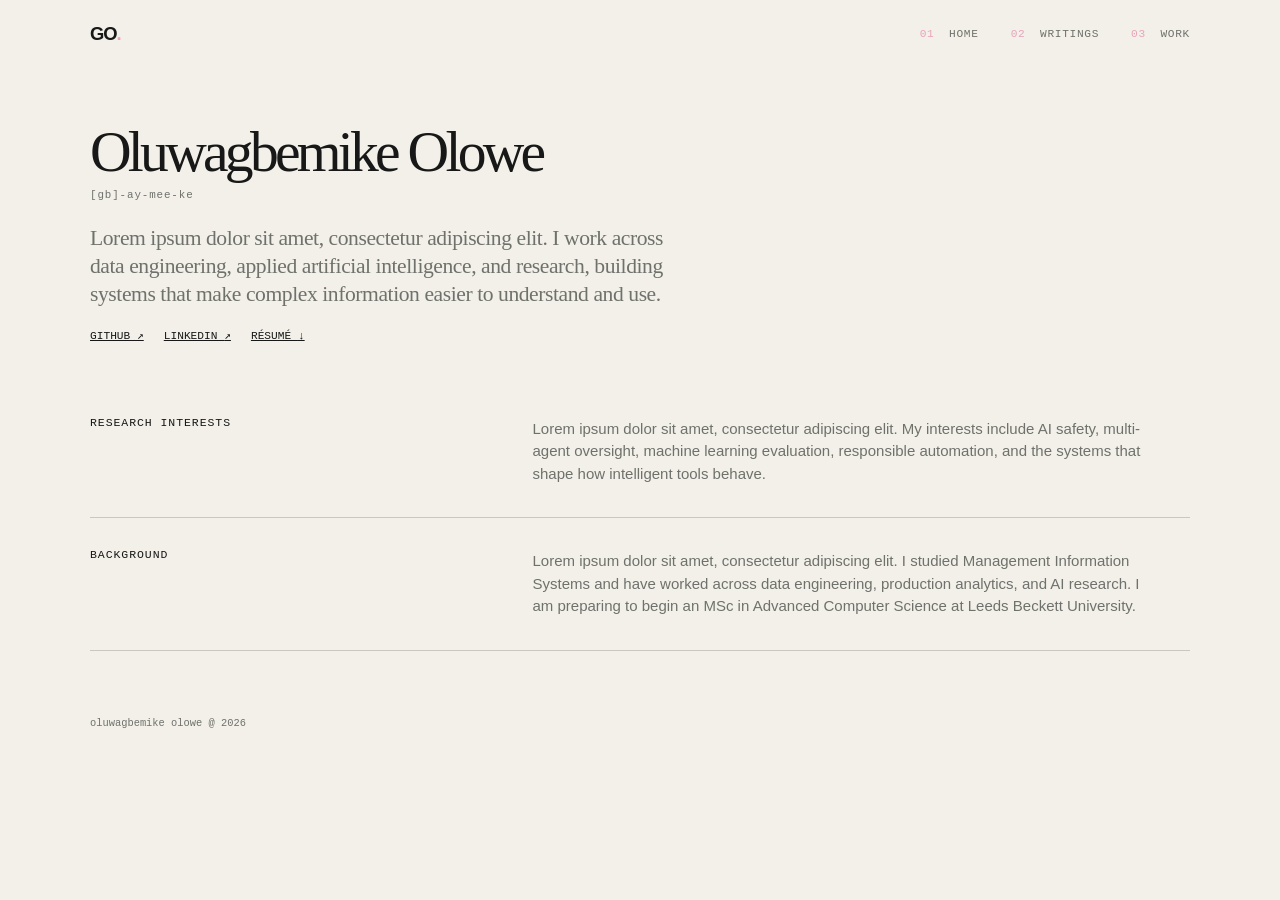
<file: index.html>
<!DOCTYPE html>
<html lang="en">
<head>
  <meta charset="UTF-8" />
  <meta name="viewport" content="width=device-width, initial-scale=1" />
  <meta name="description" content="Oluwagbemike Olowe is a data engineer and AI researcher." />
  <title>Oluwagbemike Olowe</title>
  <link rel="stylesheet" href="assets/css/site.css" />
</head>
<body class="simple-page">
  <a class="skip-link" href="#main-content">Skip to main content</a>
  <header class="site-header">
    <nav class="site-nav" aria-label="Primary navigation">
      <a class="wordmark" href="index.html" aria-label="Home">GO<span>.</span></a>
      <button class="menu-toggle" type="button" aria-expanded="false" aria-controls="site-menu"><span>Menu</span><span class="menu-icon" aria-hidden="true"><i></i><i></i></span></button>
      <div class="site-menu" id="site-menu">
        <a href="index.html" aria-current="page"><span>01</span> Home</a>
        <a href="writings.html"><span>02</span> Writings</a>
        <a href="work.html"><span>03</span> Work</a>
      </div>
    </nav>
  </header>

  <main class="simple-main" id="main-content">
    <header class="simple-intro">
      <h1>Oluwagbemike Olowe</h1>
      <p class="pronunciation">[gb]-ay-mee-ke</p>
      <p class="intro-paragraph">Lorem ipsum dolor sit amet, consectetur adipiscing elit. I work across data engineering, applied artificial intelligence, and research, building systems that make complex information easier to understand and use.</p>
      <div class="simple-links"><a href="https://github.com/gbemike" target="_blank" rel="noopener noreferrer">GitHub <span aria-hidden="true">↗</span></a><a href="https://www.linkedin.com/in/oluwagbemike-olowe-4037061b0/" target="_blank" rel="noopener noreferrer">LinkedIn <span aria-hidden="true">↗</span></a><a href="assets/docs/My Resume.pdf" download>Résumé <span aria-hidden="true">↓</span></a></div>
    </header>

    <section class="simple-section" aria-labelledby="research-title">
      <h2 id="research-title">Research interests</h2>
      <p>Lorem ipsum dolor sit amet, consectetur adipiscing elit. My interests include AI safety, multi-agent oversight, machine learning evaluation, responsible automation, and the systems that shape how intelligent tools behave.</p>
    </section>

    <section class="simple-section" aria-labelledby="background-title">
      <h2 id="background-title">Background</h2>
      <p>Lorem ipsum dolor sit amet, consectetur adipiscing elit. I studied Management Information Systems and have worked across data engineering, production analytics, and AI research. I am preparing to begin an MSc in Advanced Computer Science at Leeds Beckett University.</p>
    </section>
  </main>

  <footer class="simple-footer">oluwagbemike olowe @ 2026</footer>
  <script src="assets/js/site.js"></script>
</body>
</html>
</file>
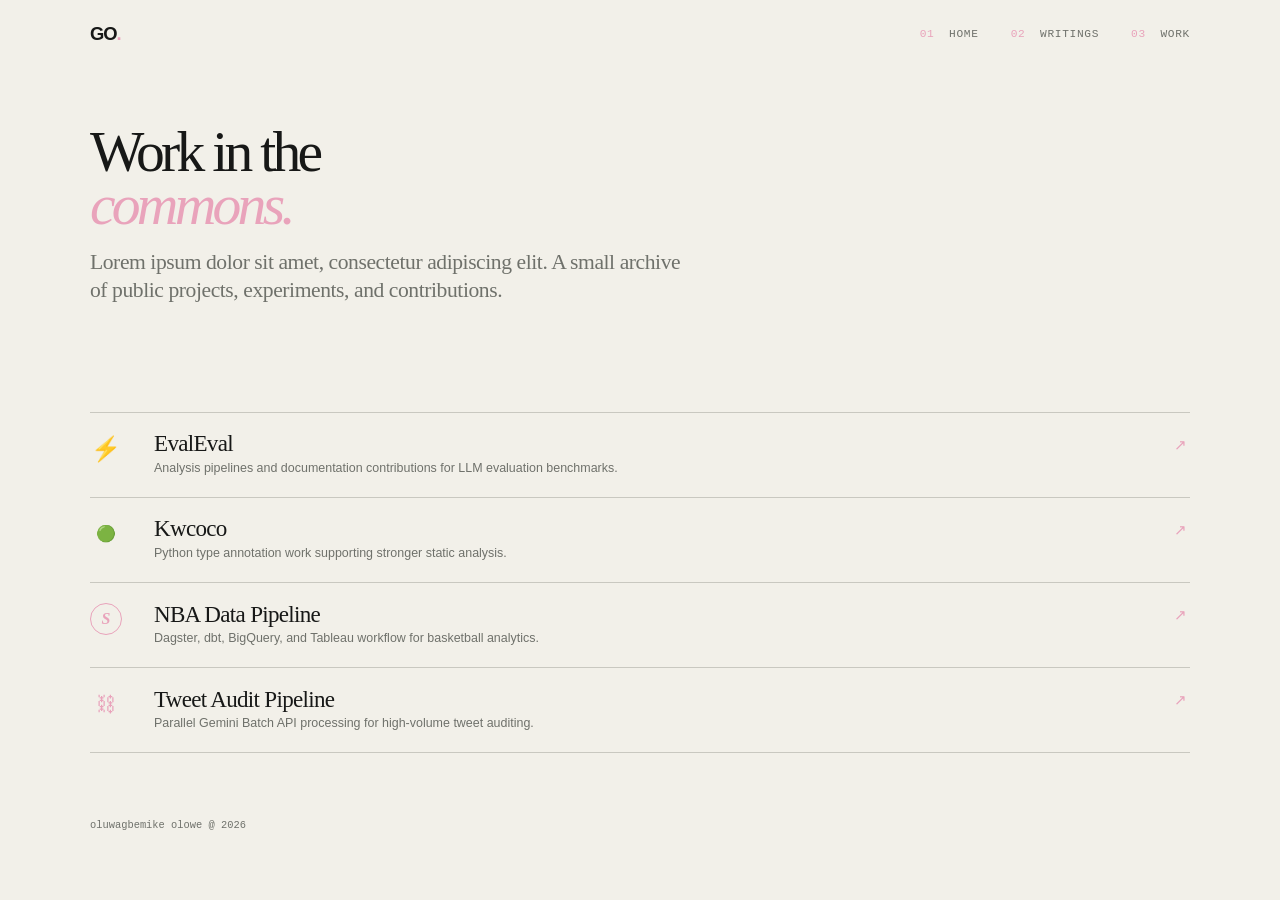
<file: work.html>
<!DOCTYPE html>
<html lang="en">
<head>
  <meta charset="UTF-8" />
  <meta name="viewport" content="width=device-width, initial-scale=1" />
  <meta name="description" content="Work and public projects by Oluwagbemike Olowe." />
  <title>Work | Oluwagbemike Olowe</title>
  <link rel="stylesheet" href="assets/css/site.css" />
</head>
<body class="simple-page">
  <a class="skip-link" href="#main-content">Skip to main content</a>
  <header class="site-header"><nav class="site-nav" aria-label="Primary navigation"><a class="wordmark" href="index.html" aria-label="Home">GO<span>.</span></a><button class="menu-toggle" type="button" aria-expanded="false" aria-controls="site-menu"><span>Menu</span><span class="menu-icon" aria-hidden="true"><i></i><i></i></span></button><div class="site-menu" id="site-menu"><a href="index.html"><span>01</span> Home</a><a href="writings.html"><span>02</span> Writings</a><a href="work.html" aria-current="page"><span>03</span> Work</a></div></nav></header>
  <main class="simple-main" id="main-content">
    <header class="simple-intro"><h1>Work in the<br /><em>commons.</em></h1><p class="intro-paragraph">Lorem ipsum dolor sit amet, consectetur adipiscing elit. A small archive of public projects, experiments, and contributions.</p></header>
    <section class="artifact-list work-list" aria-label="Selected work"><article class="artifact-row"><span class="artifact-icon icon-flash" role="img" aria-label="Flash symbol">⚡</span><div><h2>EvalEval</h2><p>Analysis pipelines and documentation contributions for LLM evaluation benchmarks.</p></div><a class="artifact-arrow" href="https://github.com/gbemike" target="_blank" rel="noopener noreferrer" aria-label="EvalEval on GitHub">↗</a></article><article class="artifact-row"><span class="artifact-icon icon-lantern" role="img" aria-label="Green lantern symbol">🟢</span><div><h2>Kwcoco</h2><p>Python type annotation work supporting stronger static analysis.</p></div><a class="artifact-arrow" href="https://github.com/gbemike" target="_blank" rel="noopener noreferrer" aria-label="Kwcoco on GitHub">↗</a></article><article class="artifact-row"><span class="artifact-icon icon-superman" role="img" aria-label="Superman symbol">S</span><div><h2>NBA Data Pipeline</h2><p>Dagster, dbt, BigQuery, and Tableau workflow for basketball analytics.</p></div><a class="artifact-arrow" href="https://github.com/gbemike" target="_blank" rel="noopener noreferrer" aria-label="NBA Data Pipeline on GitHub">↗</a></article><article class="artifact-row"><span class="artifact-icon icon-vixen" role="img" aria-label="Chain symbol">⛓</span><div><h2>Tweet Audit Pipeline</h2><p>Parallel Gemini Batch API processing for high-volume tweet auditing.</p></div><a class="artifact-arrow" href="https://github.com/gbemike" target="_blank" rel="noopener noreferrer" aria-label="Tweet Audit Pipeline on GitHub">↗</a></article></section>
  </main>
  <footer class="simple-footer">oluwagbemike olowe @ 2026</footer>
  <script src="assets/js/site.js"></script>
</body>
</html>
</file>
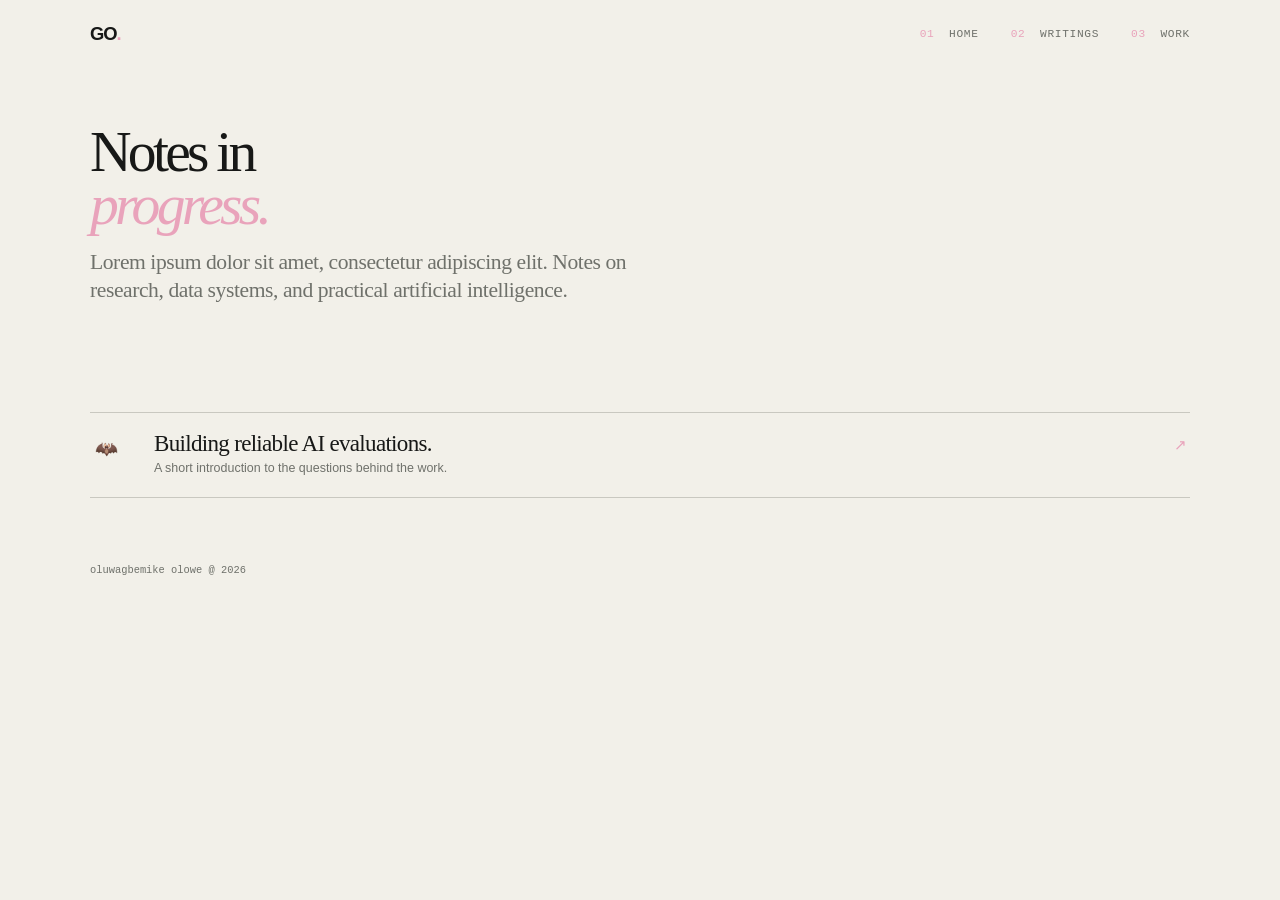
<file: writings.html>
<!DOCTYPE html>
<html lang="en">
<head>
  <meta charset="UTF-8" />
  <meta name="viewport" content="width=device-width, initial-scale=1" />
  <meta name="description" content="Writing and notes from Oluwagbemike Olowe on data systems, research, and practical AI." />
  <title>Writings | Oluwagbemike Olowe</title>
  <link rel="stylesheet" href="assets/css/site.css" />
</head>
<body class="simple-page">
  <a class="skip-link" href="#main-content">Skip to main content</a>
  <header class="site-header"><nav class="site-nav" aria-label="Primary navigation"><a class="wordmark" href="index.html" aria-label="Home">GO<span>.</span></a><button class="menu-toggle" type="button" aria-expanded="false" aria-controls="site-menu"><span>Menu</span><span class="menu-icon" aria-hidden="true"><i></i><i></i></span></button><div class="site-menu" id="site-menu"><a href="index.html"><span>01</span> Home</a><a href="writings.html" aria-current="page"><span>02</span> Writings</a><a href="work.html"><span>03</span> Work</a></div></nav></header>
  <main class="simple-main" id="main-content">
    <header class="simple-intro"><h1>Notes in<br /><em>progress.</em></h1><p class="intro-paragraph">Lorem ipsum dolor sit amet, consectetur adipiscing elit. Notes on research, data systems, and practical artificial intelligence.</p></header>
    <section class="artifact-list" aria-label="Writings"><a class="artifact-row" href="writings/reliable-ai-evaluations.html"><span class="artifact-icon icon-bat" role="img" aria-label="Bat symbol">🦇</span><div><h2>Building reliable AI evaluations.</h2><p>A short introduction to the questions behind the work.</p></div><span class="artifact-arrow" aria-hidden="true">↗</span></a></section>
  </main>
  <footer class="simple-footer">oluwagbemike olowe @ 2026</footer>
  <script src="assets/js/site.js"></script>
</body>
</html>
</file>
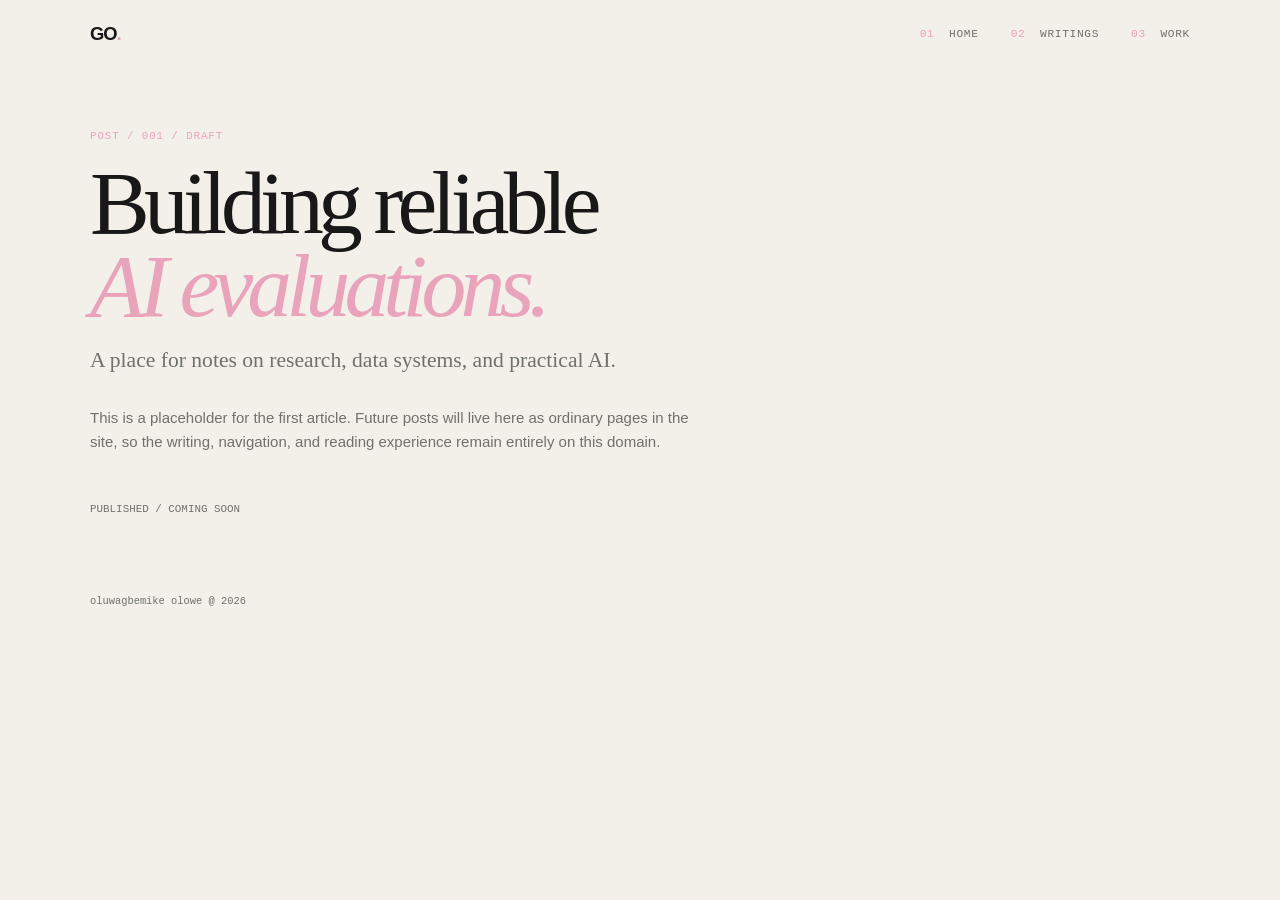
<file: writings/reliable-ai-evaluations.html>
<!DOCTYPE html>
<html lang="en">
<head>
  <meta charset="UTF-8" />
  <meta name="viewport" content="width=device-width, initial-scale=1" />
  <meta name="description" content="A short note from Oluwagbemike Olowe on building reliable AI evaluations." />
  <title>Building Reliable AI Evaluations | Oluwagbemike Olowe</title>
  <link rel="stylesheet" href="../assets/css/site.css" />
</head>
<body class="simple-page">
  <a class="skip-link" href="#main-content">Skip to main content</a>
  <header class="site-header"><nav class="site-nav" aria-label="Primary navigation"><a class="wordmark" href="../index.html" aria-label="Home">GO<span>.</span></a><button class="menu-toggle" type="button" aria-expanded="false" aria-controls="site-menu"><span>Menu</span><span class="menu-icon" aria-hidden="true"><i></i><i></i></span></button><div class="site-menu" id="site-menu"><a href="../index.html"><span>01</span> Home</a><a href="../writings.html" aria-current="page"><span>02</span> Writings</a><a href="../work.html"><span>03</span> Work</a></div></nav></header>
  <main class="simple-main" id="main-content"><article class="article-page"><p class="article-kicker">POST / 001 / DRAFT</p><h1>Building reliable<br /><em>AI evaluations.</em></h1><p class="article-intro">A place for notes on research, data systems, and practical AI.</p><p>This is a placeholder for the first article. Future posts will live here as ordinary pages in the site, so the writing, navigation, and reading experience remain entirely on this domain.</p><p class="article-status">Published / Coming soon</p></article></main>
  <footer class="simple-footer">oluwagbemike olowe @ 2026</footer>
  <script src="../assets/js/site.js"></script>
</body>
</html>
</file>
<file: assets/css/site.css>
:root {
  --paper: #f2f0e9;
  --paper-deep: #e7e4db;
  --ink: #171817;
  --muted: #6f716b;
  --line: #c9c8c0;
  --accent: #e9a3bb;
  --accent-soft: #f8dce6;
  --night: #171817;
  --white: #faf9f4;
  --display: Georgia, 'Times New Roman', serif;
  --mono: 'SFMono-Regular', Consolas, 'Liberation Mono', monospace;
  --sans: 'Helvetica Neue', Helvetica, Arial, sans-serif;
  --max-width: 1240px;
  --gutter: clamp(1.25rem, 4vw, 4.5rem);
}

* { box-sizing: border-box; }
html { scroll-behavior: smooth; }
body {
  margin: 0;
  background: var(--paper);
  color: var(--ink);
  font-family: var(--sans);
  font-size: 15px;
  line-height: 1.55;
}
img { display: block; max-width: 100%; }
a { color: inherit; }
::selection { background: var(--accent); color: var(--white); }

.skip-link {
  position: fixed;
  z-index: 20;
  top: 0;
  left: 1rem;
  padding: .6rem .9rem;
  background: var(--accent);
  color: var(--white);
  font-family: var(--mono);
  font-size: .75rem;
  text-decoration: none;
  transform: translateY(-120%);
}
.skip-link:focus { transform: translateY(0); }

.site-header {
  position: absolute;
  z-index: 10;
  top: 0;
  width: 100%;
}
.site-nav {
  display: flex;
  align-items: center;
  justify-content: space-between;
  width: min(var(--max-width), calc(100% - (var(--gutter) * 2)));
  margin: 0 auto;
  padding: 1.6rem 0;
}
.simple-page .site-nav { width: min(1100px, calc(100% - (var(--gutter) * 2))); padding-top: 1.25rem; padding-bottom: 1.25rem; }
.wordmark {
  font-size: 1.15rem;
  font-weight: 700;
  letter-spacing: -.06em;
  text-decoration: none;
}
.wordmark span { color: var(--accent); }
.site-menu { display: flex; gap: 2rem; align-items: center; }
.site-menu a, .footer-links a {
  font-family: var(--mono);
  font-size: .7rem;
  letter-spacing: .06em;
  text-decoration: none;
  text-transform: uppercase;
}
.site-menu a { color: var(--muted); }
.site-menu a:hover, .site-menu a:focus-visible, .footer-links a:hover, .footer-links a:focus-visible { color: var(--accent); }
.site-menu a span { margin-right: .45rem; color: var(--accent); }
.menu-toggle { display: none; }

.page-section { width: min(var(--max-width), calc(100% - (var(--gutter) * 2))); margin: 0 auto; }
.intro-section {
  position: relative;
  display: grid;
  grid-template-columns: minmax(0, 1.05fr) minmax(300px, .95fr);
  align-items: center;
  min-height: min(850px, 100vh);
  padding-top: 8rem;
  padding-bottom: 7rem;
  gap: clamp(3rem, 8vw, 8rem);
}
.intro-copy { position: relative; z-index: 1; }
.eyebrow, .section-index, .project-meta, .note-date, .frame-label {
  margin: 0;
  color: var(--muted);
  font-family: var(--mono);
  font-size: .68rem;
  letter-spacing: .09em;
  line-height: 1.5;
  text-transform: uppercase;
}
.eyebrow { display: flex; align-items: center; gap: .65rem; color: var(--ink); }
.status-dot { width: .5rem; height: .5rem; border-radius: 50%; background: var(--accent); }
h1, h2, h3, p { margin-top: 0; }
h1, h2 { font-family: var(--display); font-weight: 400; letter-spacing: -.065em; line-height: .93; }
h1 { margin: 1.8rem 0 2rem; font-size: clamp(4.4rem, 10vw, 9.5rem); }
h1 em, h2 em { color: var(--accent); font-style: italic; }
.intro-summary { max-width: 31rem; margin-bottom: 2.25rem; color: var(--muted); font-size: clamp(1.05rem, 1.7vw, 1.35rem); line-height: 1.35; }
.intro-actions { display: flex; align-items: center; flex-wrap: wrap; gap: 1.5rem; }
.button { display: inline-flex; align-items: center; gap: 1rem; padding: .9rem 1.2rem; font-family: var(--mono); font-size: .7rem; text-decoration: none; text-transform: uppercase; }
.button-dark { background: var(--ink); color: var(--white); }
.button-dark:hover, .button-dark:focus-visible { background: var(--accent); color: var(--white); }
.text-link, .project-link { font-family: var(--mono); font-size: .7rem; text-decoration: underline; text-underline-offset: .25rem; text-transform: uppercase; }
.text-link:hover, .text-link:focus-visible, .project-link:hover, .project-link:focus-visible { color: var(--accent); }
.intro-visual { max-width: 430px; justify-self: end; }
.portrait-frame { position: relative; padding: 1rem 1rem 2.6rem; background: var(--paper-deep); transform: rotate(2deg); }
.portrait-frame::before { position: absolute; inset: 1rem; border: 1px solid rgba(23, 24, 23, .2); content: ''; pointer-events: none; }
.portrait-frame img { width: 100%; aspect-ratio: .86; object-fit: cover; filter: saturate(.8); }
.frame-label { position: absolute; right: 1.3rem; bottom: .7rem; color: var(--ink); }
.terminal-strip { display: flex; align-items: center; flex-wrap: wrap; gap: .9rem; margin-top: 1.5rem; padding: .8rem 1rem; background: var(--ink); color: var(--white); font-family: var(--mono); font-size: .7rem; }
.terminal-strip a { color: var(--white); text-decoration: none; }
.terminal-strip a:hover, .terminal-strip a:focus-visible { color: var(--accent); }
.terminal-prompt { color: var(--accent); }
.scroll-cue { position: absolute; bottom: 2rem; left: 0; display: flex; gap: .7rem; align-items: center; color: var(--muted); font-family: var(--mono); font-size: .65rem; text-transform: uppercase; }
.scroll-cue span { color: var(--accent); font-size: 1.1rem; }

.about-section, .work-section, .notes-section { border-top: 1px solid var(--line); }
.about-section { display: grid; grid-template-columns: .8fr 1.2fr; gap: 8vw; padding-top: 7rem; padding-bottom: 9rem; }
h2 { margin: .9rem 0 0; font-size: clamp(3.3rem, 6.2vw, 6.5rem); }
.about-content { padding-top: 2.25rem; }
.about-content > p { max-width: 42rem; color: var(--muted); }
.about-content .lead-copy { max-width: 32rem; color: var(--ink); font-family: var(--display); font-size: clamp(1.65rem, 2.7vw, 2.45rem); letter-spacing: -.04em; line-height: 1.05; }
.profile-grid { display: grid; grid-template-columns: repeat(3, 1fr); gap: 1.5rem; margin-top: 4rem; padding-top: 1.2rem; border-top: 1px solid var(--line); }
.profile-grid h3 { margin-bottom: .5rem; font-family: var(--mono); font-size: .72rem; letter-spacing: .08em; text-transform: uppercase; }
.profile-grid p { color: var(--muted); font-size: .9rem; line-height: 1.45; }

.work-section { padding-top: 7rem; padding-bottom: 10rem; }
.work-heading { display: grid; grid-template-columns: .8fr 1.2fr; column-gap: 8vw; }
.work-heading .section-index { grid-column: 1; }
.work-heading h2 { grid-column: 1; }
.heading-note { grid-column: 2; align-self: end; max-width: 20rem; margin: 0 0 .5rem; color: var(--muted); }
.project-list { margin-top: 8rem; }
.project-item { display: grid; grid-template-columns: minmax(0, 1.25fr) minmax(260px, .75fr); align-items: center; gap: clamp(2.5rem, 7vw, 8rem); padding: 3rem 0; border-top: 1px solid var(--line); }
.project-item-reverse { grid-template-columns: minmax(260px, .75fr) minmax(0, 1.25fr); }
.project-item-reverse .project-figure { order: 2; }
.project-item-reverse .project-info { order: 1; }
.project-figure { position: relative; padding: 1rem; background: var(--paper-deep); }
.project-figure::after { position: absolute; top: -.75rem; right: -.75rem; width: 1.5rem; height: 1.5rem; border-top: 1px solid var(--accent); border-right: 1px solid var(--accent); content: ''; }
.project-figure span { position: absolute; z-index: 1; top: 1.5rem; left: 1.5rem; color: var(--white); font-family: var(--mono); font-size: .75rem; }
.project-figure img { width: 100%; aspect-ratio: 1.5; object-fit: cover; filter: saturate(.8); }
.project-info { max-width: 30rem; }
.project-meta { margin-bottom: 1.2rem; color: var(--accent); }
.project-info h3 { margin-bottom: 1.3rem; font-family: var(--display); font-size: clamp(2.4rem, 4vw, 4.2rem); font-weight: 400; letter-spacing: -.06em; line-height: .95; }
.project-info > p:not(.project-meta) { margin-bottom: 1.8rem; color: var(--muted); }
.experience-summary { max-width: 52rem; margin: 3rem 0 0 auto; padding: 1.25rem 1.5rem; border: 1px solid var(--line); background: rgba(255, 255, 255, .2); color: var(--muted); font-family: var(--display); font-size: clamp(1.35rem, 2.2vw, 2rem); letter-spacing: -.035em; line-height: 1.15; }
.page-content { min-height: calc(100vh - 10rem); padding-top: 5.5rem; padding-bottom: 4rem; }
.page-content .section-heading { display: grid; grid-template-columns: .8fr 1.2fr; gap: 4vw; }
.page-content .section-index { grid-column: 1; }
.page-content h1 { grid-column: 1; margin-top: .9rem; }
.page-content .heading-note { grid-column: 2; align-self: end; margin-bottom: .5rem; }
.contact-content { display: grid; grid-template-columns: .8fr 1.2fr; gap: 4vw; }
.contact-content .section-heading { display: block; }
.contact-card { align-self: end; padding: 1.5rem; border: 1px solid var(--line); background: rgba(255, 255, 255, .2); }
.contact-card .lead-copy { max-width: 30rem; color: var(--muted); font-family: var(--display); font-size: clamp(1.3rem, 2.2vw, 1.9rem); letter-spacing: -.04em; line-height: 1.05; }
.contact-card .footer-email { display: block; margin: 2.5rem 0 1.5rem; color: var(--ink); font-size: clamp(1.6rem, 3vw, 3rem); }
.contact-meta { color: var(--muted); font-family: var(--mono); font-size: .7rem; text-transform: uppercase; }
.home-profile { padding-top: 2rem; padding-bottom: 4rem; }
.home-profile p { max-width: 52rem; margin: 0 0 0 auto; color: var(--muted); font-family: var(--display); font-size: clamp(1.35rem, 2.2vw, 2rem); letter-spacing: -.035em; line-height: 1.15; }
.artifact-list { margin-top: 3rem; border-top: 1px solid var(--line); }
.artifact-row { display: grid; grid-template-columns: 2.5rem 1fr 1rem; gap: 1.5rem; align-items: start; padding: 1.25rem 0; border-bottom: 1px solid var(--line); }
.artifact-icon { display: inline-grid; place-items: center; width: 2rem; height: 2rem; color: var(--ink); font-family: var(--display); font-size: 1.15rem; line-height: 1; }
.icon-bat { color: var(--ink); }
.icon-flash { color: var(--accent); font-size: 1.5rem; }
.icon-lantern { color: #7e9b63; font-size: 1rem; }
.icon-superman { border: 1px solid var(--accent); border-radius: 50%; color: var(--accent); font-size: 1rem; font-style: italic; font-weight: 700; }
.icon-vixen { color: var(--accent); font-size: 1.25rem; }
.artifact-row h2 { margin: -.1rem 0 .25rem; font-family: var(--display); font-size: clamp(1.15rem, 1.8vw, 1.5rem); letter-spacing: -.03em; line-height: 1.05; }
.artifact-row p:not(.artifact-date) { max-width: 40rem; margin: 0; color: var(--muted); font-size: .78rem; line-height: 1.4; }
.artifact-arrow { color: var(--accent); text-decoration: none; }
.artifact-arrow:hover, .artifact-arrow:focus-visible { color: var(--ink); }
.artifact-row { color: inherit; text-decoration: none; }
.artifact-row:hover h2, .artifact-row:focus-visible h2 { color: var(--accent); }
.article-page { max-width: 1100px; padding-top: 1rem; }
.article-page .article-kicker { margin-bottom: 1rem; color: var(--accent); font-family: var(--mono); font-size: .68rem; letter-spacing: .08em; text-transform: uppercase; }
.article-page h1 { margin-bottom: 1.25rem; }
.article-page .article-intro { margin-bottom: 2rem; color: var(--muted); font-family: var(--display); font-size: 1.35rem; line-height: 1.25; }
.article-page p { max-width: 38rem; color: var(--muted); }
.article-page .article-status { margin-top: 3rem; color: var(--muted); font-family: var(--mono); font-size: .68rem; text-transform: uppercase; }
.simple-main { width: min(1100px, calc(100% - (var(--gutter) * 2))); margin: 0 auto; padding: 7rem 0 4rem; }
.simple-intro { padding-bottom: 2.5rem; }
.simple-intro h1 { margin: .8rem 0 1rem; font-size: clamp(2.5rem, 4.5vw, 4.2rem); }
.intro-paragraph { max-width: 38rem; margin-bottom: 1.25rem; color: var(--muted); font-family: var(--display); font-size: clamp(1.05rem, 1.7vw, 1.35rem); letter-spacing: -.02em; line-height: 1.3; }
.pronunciation { margin: -.45rem 0 1.25rem; color: var(--muted); font-family: var(--mono); font-size: .68rem; letter-spacing: .08em; }
.simple-links { display: flex; flex-wrap: wrap; gap: 1.25rem; }
.simple-links a { color: var(--ink); font-family: var(--mono); font-size: .7rem; text-transform: uppercase; }
.simple-links a:hover, .simple-links a:focus-visible { color: var(--accent); }
.simple-section { display: grid; grid-template-columns: .75fr 1.25fr; gap: 3rem; padding: 2rem 0; border-bottom: 1px solid var(--line); }
.simple-section h2 { margin: 0; font-family: var(--mono); font-size: .72rem; letter-spacing: .08em; text-transform: uppercase; }
.simple-section p { max-width: 38rem; margin: 0; color: var(--muted); line-height: 1.5; }
.simple-footer { display: flex; justify-content: space-between; width: min(1100px, calc(100% - (var(--gutter) * 2))); margin: 0 auto; padding: 0 0 2rem; color: var(--muted); font-family: var(--mono); font-size: .65rem; }
.simple-footer a { color: var(--ink); text-decoration: none; }
.simple-footer a:hover, .simple-footer a:focus-visible { color: var(--accent); }

.notes-section { display: grid; grid-template-columns: .8fr 1.2fr; gap: 8vw; padding-top: 7rem; padding-bottom: 9rem; }
.notes-list { border-top: 1px solid var(--line); }
.note-row { display: grid; grid-template-columns: 8rem 1fr 1rem; align-items: start; gap: 1.5rem; padding: 1.4rem 0; border-bottom: 1px solid var(--line); }
.note-row h3 { margin-bottom: .3rem; font-family: var(--display); font-size: clamp(1.25rem, 2vw, 1.8rem); font-weight: 400; letter-spacing: -.04em; }
.note-row p:not(.note-date) { margin: 0; color: var(--muted); font-size: .9rem; }
.note-arrow { color: var(--accent); }

.site-footer { margin-top: 0; padding: 7rem var(--gutter) 1.5rem; background: var(--night); color: var(--white); }
.footer-top, .footer-bottom { width: min(var(--max-width), 100%); margin: 0 auto; }
.footer-top { display: grid; grid-template-columns: .8fr 1.2fr; gap: 8vw; padding-bottom: 8rem; }
.footer-top h2 { grid-column: 1; margin-top: 1rem; }
.footer-email { align-self: end; color: var(--white); font-family: var(--display); font-size: clamp(1.8rem, 3.5vw, 3.6rem); letter-spacing: -.06em; line-height: .95; text-decoration: none; }
.footer-email span { color: var(--accent); font-family: var(--sans); font-size: .7em; }
.footer-email:hover, .footer-email:focus-visible { color: var(--accent); }
.footer-bottom { display: flex; justify-content: space-between; gap: 1rem; padding-top: 1.25rem; border-top: 1px solid rgba(250, 249, 244, .25); color: #a9aaa4; font-family: var(--mono); font-size: .65rem; text-transform: uppercase; }
.footer-bottom p { margin: 0; }
.footer-links { display: flex; gap: 1.5rem; }
.footer-links a { color: var(--white); }

:focus-visible { outline: 2px solid var(--accent); outline-offset: 4px; }
.reveal { opacity: 0; transform: translateY(1rem); transition: opacity .7s ease, transform .7s ease; }
.reveal.is-visible { opacity: 1; transform: translateY(0); }
.reveal-delay { transition-delay: .12s; }

@media (max-width: 760px) {
  .site-nav { padding-top: 1.2rem; }
  .menu-toggle { display: flex; align-items: center; gap: .65rem; padding: .45rem 0; border: 0; background: transparent; color: var(--ink); font-family: var(--mono); font-size: .68rem; text-transform: uppercase; }
  .menu-icon { display: grid; gap: .25rem; width: 1rem; }
  .menu-icon i { display: block; height: 1px; background: currentColor; }
  .site-menu { position: absolute; top: 4.2rem; right: var(--gutter); left: var(--gutter); display: none; flex-direction: column; align-items: stretch; gap: 0; padding: .5rem 1rem; background: var(--ink); }
  .site-menu.is-open { display: flex; }
  .site-menu a { padding: .8rem 0; border-bottom: 1px solid rgba(250, 249, 244, .15); color: var(--white); }
  .site-menu a:last-child { border-bottom: 0; }
  .intro-section { display: block; min-height: auto; padding-top: 8rem; padding-bottom: 6rem; }
  .intro-summary { max-width: 27rem; }
  .intro-visual { max-width: 25rem; margin: 4rem 0 0 auto; }
  .scroll-cue { position: static; margin-top: 3rem; }
  .about-section, .notes-section, .footer-top { display: block; }
  .about-section, .work-section, .notes-section { padding-top: 5rem; padding-bottom: 6rem; }
  .about-content { padding-top: 3rem; }
  .profile-grid { grid-template-columns: 1fr; gap: .75rem; margin-top: 3rem; }
  .profile-grid p { max-width: 24rem; }
  .work-heading { display: block; }
  .heading-note { margin-top: 2rem; }
  .project-list { margin-top: 4rem; }
  .project-item, .project-item-reverse { display: flex; flex-direction: column; align-items: stretch; gap: 2.5rem; padding: 2.5rem 0; }
  .project-item-reverse .project-figure, .project-item-reverse .project-info { order: initial; }
  .project-info { max-width: none; }
  .notes-list { margin-top: 2rem; }
  .note-row { grid-template-columns: 5rem 1fr 1rem; gap: .75rem; }
  .artifact-list { margin-top: 2rem; }
  .artifact-row { grid-template-columns: 2rem 1fr 1rem; gap: .75rem; padding: 1rem 0; }
  .artifact-icon { width: 1.75rem; height: 1.75rem; }
  .note-row h3 { font-size: 1.3rem; }
  .footer-top { padding-bottom: 6rem; }
  .footer-email { display: block; margin-top: 3rem; }
  .footer-bottom { flex-wrap: wrap; }
}

@media (prefers-reduced-motion: reduce) {
  html { scroll-behavior: auto; }
  .reveal { opacity: 1; transform: none; transition: none; }
}

/* Compact index layout */
.site-nav { padding-top: 1.2rem; padding-bottom: 1.2rem; }
.intro-section { min-height: calc(100vh - 3rem); align-items: start; padding-top: 4.5rem; padding-bottom: 2rem; gap: clamp(1.5rem, 4vw, 3rem); }
.intro-section { grid-template-rows: 1fr auto; }
.intro-copy { max-width: 42rem; }
h1 { margin: .8rem 0 1rem; font-size: clamp(4rem, 7vw, 6.5rem); }
.intro-summary { max-width: 38rem; margin-bottom: 1.25rem; font-size: 1.18rem; line-height: 1.35; }
.intro-visual { max-width: 120px; }
.intro-visual { display: contents; }
.intro-visual .portrait-frame { grid-column: 2; grid-row: 1; justify-self: end; align-self: start; }
.portrait-frame { width: 120px; height: 120px; padding: .3rem; border-radius: 50%; transform: none; }
.portrait-frame::before { inset: .3rem; border-radius: 50%; }
.portrait-frame img { width: 100%; height: 100%; aspect-ratio: 1; border-radius: 50%; object-position: center 35%; }
.frame-label { display: none; }
.terminal-strip { grid-column: 1 / -1; grid-row: 2; width: 100%; margin-top: 2rem; padding: .65rem .8rem; gap: .8rem; font-size: .62rem; }
.scroll-cue { bottom: 1rem; }
.about-section, .notes-section { gap: 4vw; padding-top: 4rem; padding-bottom: 4.5rem; }
h2 { font-size: clamp(2.35rem, 4.5vw, 4rem); }
.about-content { padding-top: 1rem; }
.about-content .lead-copy { font-size: 1.55rem; }
.profile-grid { grid-template-columns: repeat(2, 1fr); gap: .75rem; margin-top: 1.75rem; padding-top: .9rem; }
.profile-grid > div { padding: .8rem; border: 1px solid var(--line); background: rgba(255, 255, 255, .2); }
.profile-grid p { margin-bottom: 0; font-size: .8rem; }
.work-section { padding-top: 4rem; padding-bottom: 4.5rem; }
.project-list { display: grid; grid-template-columns: repeat(2, 1fr); gap: 1rem; margin-top: 3rem; }
.project-item, .project-item-reverse { display: block; padding: 0; border: 1px solid var(--line); background: rgba(255, 255, 255, .2); }
.project-item-reverse .project-figure, .project-item-reverse .project-info { order: initial; }
.project-figure { padding: .6rem; }
.project-figure::after { top: -.4rem; right: -.4rem; width: 1rem; height: 1rem; }
.project-figure img { aspect-ratio: 1.8; }
.project-figure span { top: 1rem; left: 1rem; font-size: .65rem; }
.project-info { max-width: none; padding: 1rem 1.1rem 1.2rem; }
.project-meta { margin-bottom: .65rem; font-size: .6rem; }
.project-info h3 { margin-bottom: .75rem; font-size: clamp(1.8rem, 3vw, 2.7rem); }
.project-info > p:not(.project-meta) { margin-bottom: 0; font-size: .82rem; line-height: 1.4; }
.project-item:last-child { grid-column: 1 / -1; display: grid; grid-template-columns: .9fr 1.1fr; align-items: center; }
.project-item:last-child .project-figure { height: 100%; }
.project-item:last-child .project-figure img { height: 100%; aspect-ratio: auto; }
.notes-list { display: grid; grid-template-columns: repeat(2, 1fr); gap: .75rem; border-top: 0; }
.note-row { grid-template-columns: 1fr 1rem; gap: .5rem; min-height: 8rem; padding: 1rem; border: 1px solid var(--line); background: rgba(255, 255, 255, .2); }
.note-date { grid-column: 1 / -1; font-size: .6rem; }
.note-row h3 { font-size: 1.25rem; }
.note-row p:not(.note-date) { font-size: .78rem; line-height: 1.4; }
.open-source-list .note-row { min-height: 7rem; }
.site-footer { padding-top: 4rem; }
.footer-top { padding-bottom: 4rem; }
.footer-email { font-size: clamp(1.4rem, 2.5vw, 2.5rem); }

@media (max-width: 760px) {
  .intro-section { min-height: calc(100vh - 2rem); padding-top: 4.8rem; padding-bottom: 2rem; }
  .intro-visual { display: block; max-width: 90px; margin-top: 1.5rem; }
  .intro-visual .portrait-frame { display: block; }
  .portrait-frame { width: 90px; height: 90px; }
  .intro-summary { font-size: 1.08rem; }
  .terminal-strip { width: auto; margin-top: .8rem; }
  h1 { font-size: clamp(2.8rem, 12vw, 4rem); }
  .about-section, .notes-section { padding-top: 3rem; padding-bottom: 3.5rem; }
  .work-section { padding-top: 3rem; padding-bottom: 3.5rem; }
  .profile-grid, .project-list, .notes-list { grid-template-columns: 1fr; }
  .project-item:last-child { display: block; }
  .project-item:last-child .project-figure img { height: auto; aspect-ratio: 1.8; }
  .notes-list { margin-top: 2rem; }
  .note-row { min-height: auto; }
  .page-content { min-height: auto; padding-top: 5rem; padding-bottom: 3.5rem; }
  .page-content .section-heading, .contact-content { display: block; }
  .page-content .heading-note { margin-top: 1.5rem; }
  .contact-card { margin-top: 3rem; }
  .simple-main { padding-top: 5rem; }
  .simple-section { display: block; }
  .simple-section h2 { margin-bottom: .75rem; }
  .simple-footer { display: block; }
  .simple-footer span { display: block; margin-top: .5rem; }
}
</file>
